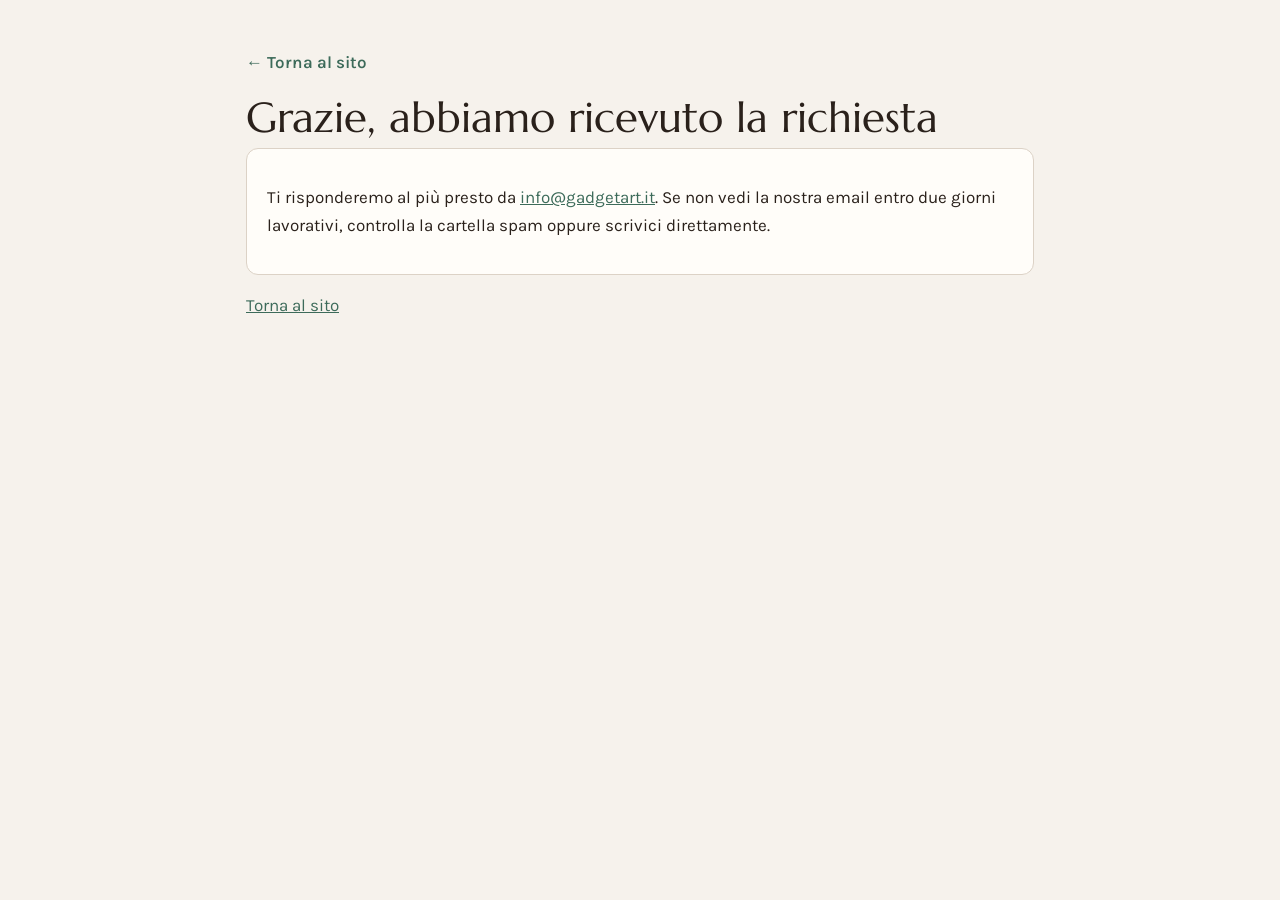
<file: grazie.html>
<!doctype html>
<html lang="it"><head><meta charset="utf-8"><meta name="viewport" content="width=device-width,initial-scale=1">
<title>Richiesta inviata – GadgetArt</title><meta name="robots" content="noindex">
<link rel="stylesheet" href="fonts/fonts.css">
<style>
:root{--bg:#F6F2EC;--ink:#2A211B;--muted:#6B5F55;--line:#DCD2C6;--accent:#3D6B5A;--card:#FFFDF9}
*{box-sizing:border-box}body{margin:0;background:var(--bg);color:var(--ink);font-family:Karla,Helvetica,Arial,sans-serif;line-height:1.6;font-size:17px}
.wrap{max-width:820px;margin:0 auto;padding:32px 16px 56px}
.top a{color:var(--accent);text-decoration:none;font-weight:600}
h1{font-family:Marcellus,Georgia,serif;font-weight:400;font-size:clamp(30px,5vw,42px);line-height:1.15;margin:18px 0 6px}
h2{font-family:Marcellus,Georgia,serif;font-weight:400;font-size:24px;margin:34px 0 8px;padding-top:18px;border-top:1px solid var(--line)}
.agg{color:var(--muted);font-size:14px;margin:0 0 20px}
.box{background:var(--card);border:1px solid var(--line);border-radius:12px;padding:18px 20px}
a{color:var(--accent)} ul{padding-left:20px} li{margin:4px 0}
</style></head><body><div class="wrap"><p class="top"><a href="./">← Torna al sito</a></p>
<h1>Grazie, abbiamo ricevuto la richiesta</h1>
<div class="box"><p>Ti risponderemo al più presto da <a href="mailto:info@gadgetart.it">info@gadgetart.it</a>. Se non vedi la nostra email entro due giorni lavorativi, controlla la cartella spam oppure scrivici direttamente.</p></div>
<p><a href="./">Torna al sito</a></p>
</div></body></html>
</file>
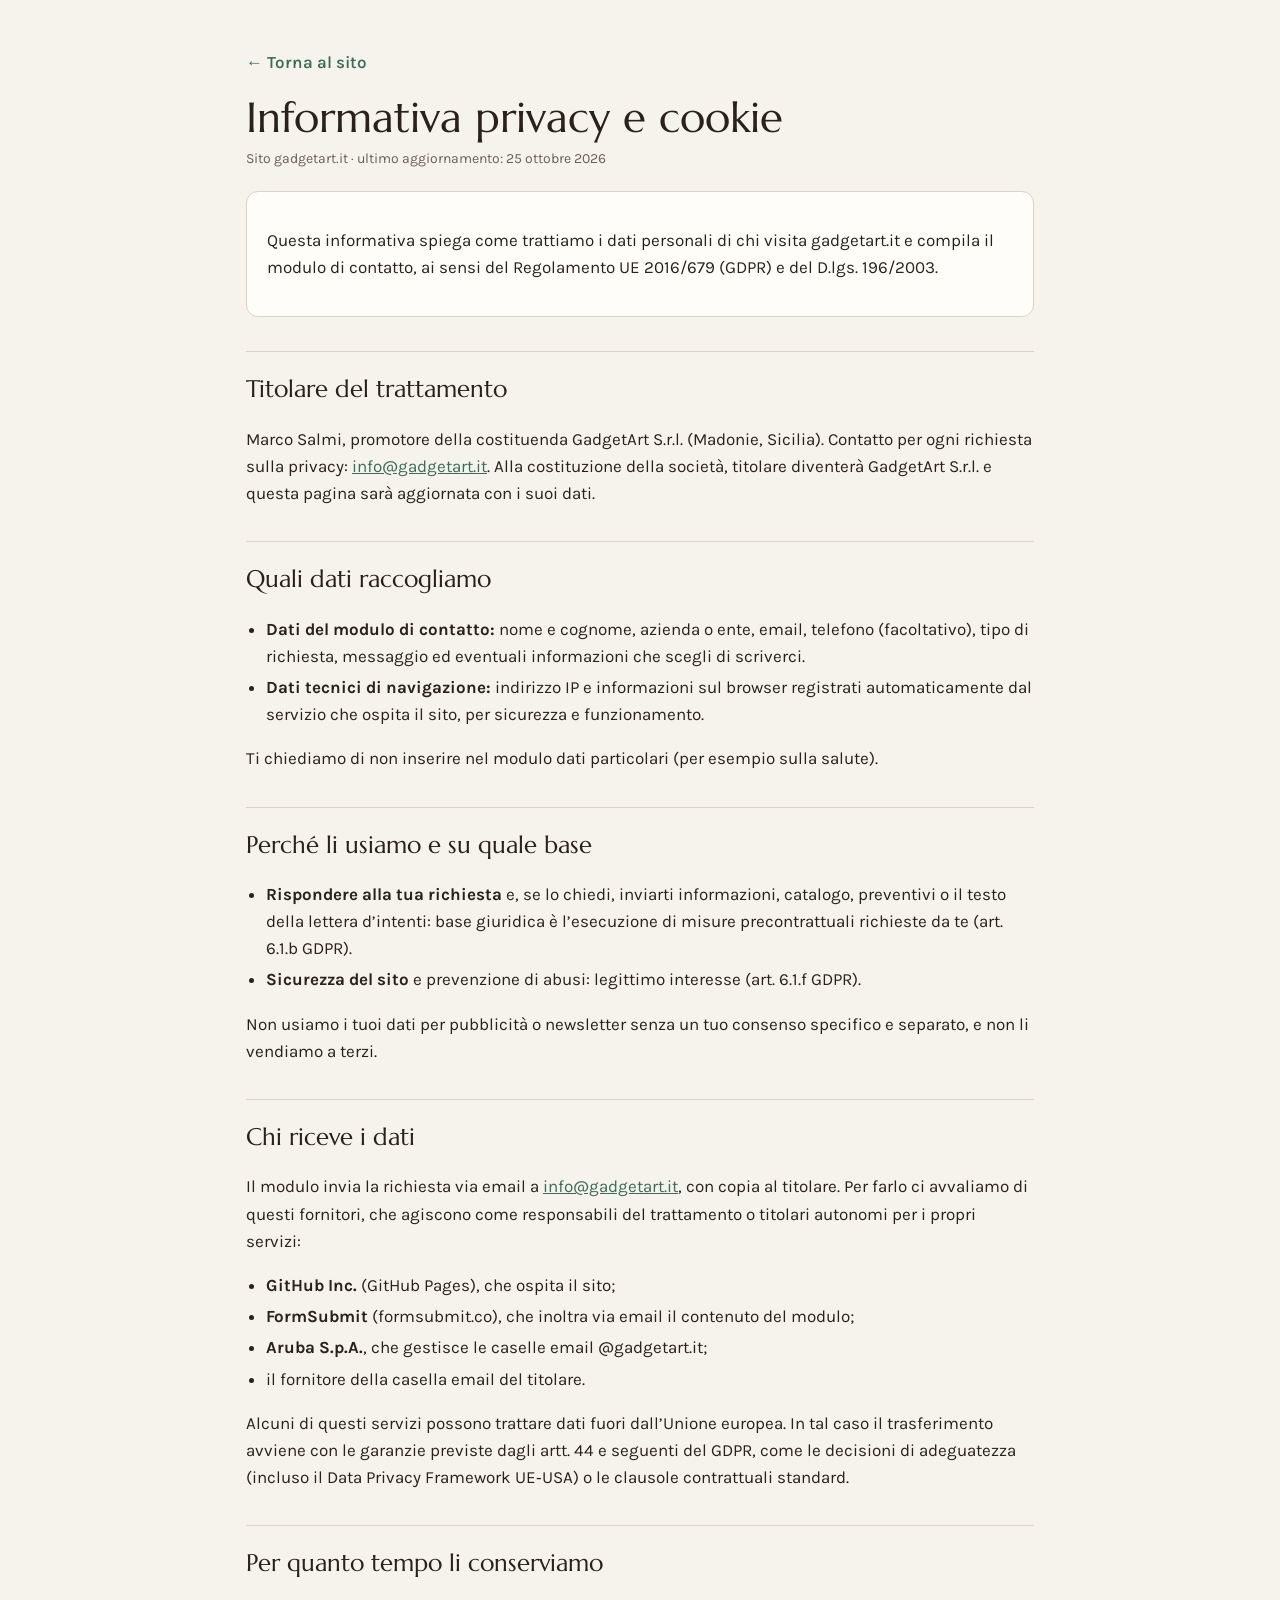
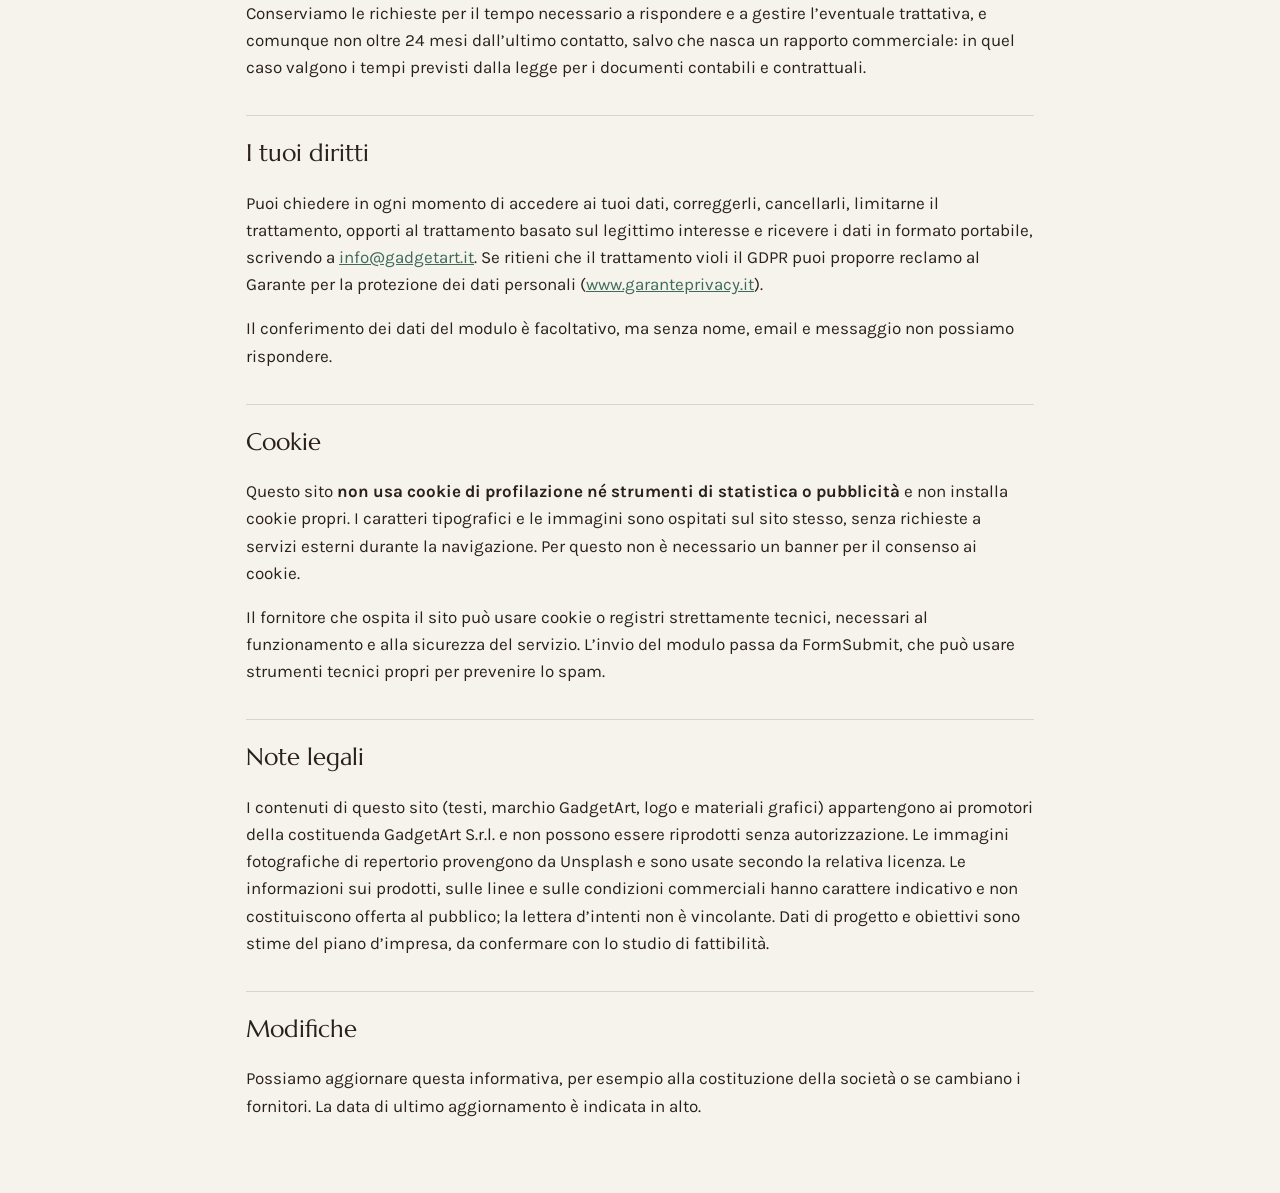
<file: privacy.html>
<!doctype html>
<html lang="it"><head><meta charset="utf-8"><meta name="viewport" content="width=device-width,initial-scale=1">
<title>Privacy e cookie – GadgetArt</title><meta name="robots" content="noindex">
<link rel="stylesheet" href="fonts/fonts.css">
<style>
:root{--bg:#F6F2EC;--ink:#2A211B;--muted:#6B5F55;--line:#DCD2C6;--accent:#3D6B5A;--card:#FFFDF9}
*{box-sizing:border-box}body{margin:0;background:var(--bg);color:var(--ink);font-family:Karla,Helvetica,Arial,sans-serif;line-height:1.6;font-size:17px}
.wrap{max-width:820px;margin:0 auto;padding:32px 16px 56px}
.top a{color:var(--accent);text-decoration:none;font-weight:600}
h1{font-family:Marcellus,Georgia,serif;font-weight:400;font-size:clamp(30px,5vw,42px);line-height:1.15;margin:18px 0 6px}
h2{font-family:Marcellus,Georgia,serif;font-weight:400;font-size:24px;margin:34px 0 8px;padding-top:18px;border-top:1px solid var(--line)}
.agg{color:var(--muted);font-size:14px;margin:0 0 20px}
.box{background:var(--card);border:1px solid var(--line);border-radius:12px;padding:18px 20px}
a{color:var(--accent)} ul{padding-left:20px} li{margin:4px 0}
</style></head><body><div class="wrap"><p class="top"><a href="./">← Torna al sito</a></p>
<h1>Informativa privacy e cookie</h1>
<p class="agg">Sito gadgetart.it · ultimo aggiornamento: 25 ottobre 2026</p>
<div class="box"><p>Questa informativa spiega come trattiamo i dati personali di chi visita gadgetart.it e compila il modulo di contatto, ai sensi del Regolamento UE 2016/679 (GDPR) e del D.lgs. 196/2003.</p></div>
<h2>Titolare del trattamento</h2>
<p>Marco Salmi, promotore della costituenda GadgetArt S.r.l. (Madonie, Sicilia). Contatto per ogni richiesta sulla privacy: <a href="mailto:info@gadgetart.it">info@gadgetart.it</a>. Alla costituzione della società, titolare diventerà GadgetArt S.r.l. e questa pagina sarà aggiornata con i suoi dati.</p>
<h2>Quali dati raccogliamo</h2>
<ul><li><strong>Dati del modulo di contatto:</strong> nome e cognome, azienda o ente, email, telefono (facoltativo), tipo di richiesta, messaggio ed eventuali informazioni che scegli di scriverci.</li>
<li><strong>Dati tecnici di navigazione:</strong> indirizzo IP e informazioni sul browser registrati automaticamente dal servizio che ospita il sito, per sicurezza e funzionamento.</li></ul>
<p>Ti chiediamo di non inserire nel modulo dati particolari (per esempio sulla salute).</p>
<h2>Perché li usiamo e su quale base</h2>
<ul><li><strong>Rispondere alla tua richiesta</strong> e, se lo chiedi, inviarti informazioni, catalogo, preventivi o il testo della lettera d’intenti: base giuridica è l’esecuzione di misure precontrattuali richieste da te (art. 6.1.b GDPR).</li>
<li><strong>Sicurezza del sito</strong> e prevenzione di abusi: legittimo interesse (art. 6.1.f GDPR).</li></ul>
<p>Non usiamo i tuoi dati per pubblicità o newsletter senza un tuo consenso specifico e separato, e non li vendiamo a terzi.</p>
<h2>Chi riceve i dati</h2>
<p>Il modulo invia la richiesta via email a <a href="mailto:info@gadgetart.it">info@gadgetart.it</a>, con copia al titolare. Per farlo ci avvaliamo di questi fornitori, che agiscono come responsabili del trattamento o titolari autonomi per i propri servizi:</p>
<ul><li><strong>GitHub Inc.</strong> (GitHub Pages), che ospita il sito;</li>
<li><strong>FormSubmit</strong> (formsubmit.co), che inoltra via email il contenuto del modulo;</li>
<li><strong>Aruba S.p.A.</strong>, che gestisce le caselle email @gadgetart.it;</li>
<li>il fornitore della casella email del titolare.</li></ul>
<p>Alcuni di questi servizi possono trattare dati fuori dall’Unione europea. In tal caso il trasferimento avviene con le garanzie previste dagli artt. 44 e seguenti del GDPR, come le decisioni di adeguatezza (incluso il Data Privacy Framework UE‑USA) o le clausole contrattuali standard.</p>
<h2>Per quanto tempo li conserviamo</h2>
<p>Conserviamo le richieste per il tempo necessario a rispondere e a gestire l’eventuale trattativa, e comunque non oltre 24 mesi dall’ultimo contatto, salvo che nasca un rapporto commerciale: in quel caso valgono i tempi previsti dalla legge per i documenti contabili e contrattuali.</p>
<h2>I tuoi diritti</h2>
<p>Puoi chiedere in ogni momento di accedere ai tuoi dati, correggerli, cancellarli, limitarne il trattamento, opporti al trattamento basato sul legittimo interesse e ricevere i dati in formato portabile, scrivendo a <a href="mailto:info@gadgetart.it">info@gadgetart.it</a>. Se ritieni che il trattamento violi il GDPR puoi proporre reclamo al Garante per la protezione dei dati personali (<a href="https://www.garanteprivacy.it" rel="noopener">www.garanteprivacy.it</a>).</p>
<p>Il conferimento dei dati del modulo è facoltativo, ma senza nome, email e messaggio non possiamo rispondere.</p>
<h2 id="cookie">Cookie</h2>
<p>Questo sito <strong>non usa cookie di profilazione né strumenti di statistica o pubblicità</strong> e non installa cookie propri. I caratteri tipografici e le immagini sono ospitati sul sito stesso, senza richieste a servizi esterni durante la navigazione. Per questo non è necessario un banner per il consenso ai cookie.</p>
<p>Il fornitore che ospita il sito può usare cookie o registri strettamente tecnici, necessari al funzionamento e alla sicurezza del servizio. L’invio del modulo passa da FormSubmit, che può usare strumenti tecnici propri per prevenire lo spam.</p>
<h2 id="note-legali">Note legali</h2>
<p>I contenuti di questo sito (testi, marchio GadgetArt, logo e materiali grafici) appartengono ai promotori della costituenda GadgetArt S.r.l. e non possono essere riprodotti senza autorizzazione. Le immagini fotografiche di repertorio provengono da Unsplash e sono usate secondo la relativa licenza. Le informazioni sui prodotti, sulle linee e sulle condizioni commerciali hanno carattere indicativo e non costituiscono offerta al pubblico; la lettera d’intenti non è vincolante. Dati di progetto e obiettivi sono stime del piano d’impresa, da confermare con lo studio di fattibilità.</p>
<h2>Modifiche</h2>
<p>Possiamo aggiornare questa informativa, per esempio alla costituzione della società o se cambiano i fornitori. La data di ultimo aggiornamento è indicata in alto.</p>
</div></body></html>
</file>
<file: fonts/fonts.css>
@font-face{font-family:"Marcellus";font-style:normal;font-weight:400;font-display:swap;src:url(./marcellus-latin-400-normal.woff2) format("woff2");unicode-range:U+0000-00FF,U+0131,U+0152-0153,U+02BB-02BC,U+02C6,U+02DA,U+02DC,U+0304,U+0308,U+0329,U+2000-206F,U+20AC,U+2122,U+2191,U+2193,U+2212,U+2215,U+FEFF,U+FFFD}
@font-face{font-family:"Marcellus";font-style:normal;font-weight:400;font-display:swap;src:url(./marcellus-latin-ext-400-normal.woff2) format("woff2");unicode-range:U+0100-02BA,U+02BD-02C5,U+02C7-02CC,U+02CE-02D7,U+02DD-02FF,U+0304,U+0308,U+0329,U+1D00-1DBF,U+1E00-1E9F,U+1EF2-1EFF,U+2020,U+20A0-20AB,U+20AD-20C0,U+2113,U+2C60-2C7F,U+A720-A7FF}
@font-face{font-family:"Karla";font-style:normal;font-weight:400;font-display:swap;src:url(./karla-latin-400-normal.woff2) format("woff2");unicode-range:U+0000-00FF,U+0131,U+0152-0153,U+02BB-02BC,U+02C6,U+02DA,U+02DC,U+0304,U+0308,U+0329,U+2000-206F,U+20AC,U+2122,U+2191,U+2193,U+2212,U+2215,U+FEFF,U+FFFD}
@font-face{font-family:"Karla";font-style:normal;font-weight:500;font-display:swap;src:url(./karla-latin-500-normal.woff2) format("woff2");unicode-range:U+0000-00FF,U+0131,U+0152-0153,U+02BB-02BC,U+02C6,U+02DA,U+02DC,U+0304,U+0308,U+0329,U+2000-206F,U+20AC,U+2122,U+2191,U+2193,U+2212,U+2215,U+FEFF,U+FFFD}
@font-face{font-family:"Karla";font-style:normal;font-weight:600;font-display:swap;src:url(./karla-latin-600-normal.woff2) format("woff2");unicode-range:U+0000-00FF,U+0131,U+0152-0153,U+02BB-02BC,U+02C6,U+02DA,U+02DC,U+0304,U+0308,U+0329,U+2000-206F,U+20AC,U+2122,U+2191,U+2193,U+2212,U+2215,U+FEFF,U+FFFD}
@font-face{font-family:"Karla";font-style:normal;font-weight:700;font-display:swap;src:url(./karla-latin-700-normal.woff2) format("woff2");unicode-range:U+0000-00FF,U+0131,U+0152-0153,U+02BB-02BC,U+02C6,U+02DA,U+02DC,U+0304,U+0308,U+0329,U+2000-206F,U+20AC,U+2122,U+2191,U+2193,U+2212,U+2215,U+FEFF,U+FFFD}
@font-face{font-family:"IBM Plex Mono";font-style:normal;font-weight:400;font-display:swap;src:url(./ibm-plex-mono-latin-400-normal.woff2) format("woff2");unicode-range:U+0000-00FF,U+0131,U+0152-0153,U+02BB-02BC,U+02C6,U+02DA,U+02DC,U+0304,U+0308,U+0329,U+2000-206F,U+20AC,U+2122,U+2191,U+2193,U+2212,U+2215,U+FEFF,U+FFFD}
@font-face{font-family:"IBM Plex Mono";font-style:normal;font-weight:500;font-display:swap;src:url(./ibm-plex-mono-latin-500-normal.woff2) format("woff2");unicode-range:U+0000-00FF,U+0131,U+0152-0153,U+02BB-02BC,U+02C6,U+02DA,U+02DC,U+0304,U+0308,U+0329,U+2000-206F,U+20AC,U+2122,U+2191,U+2193,U+2212,U+2215,U+FEFF,U+FFFD}
</file>
